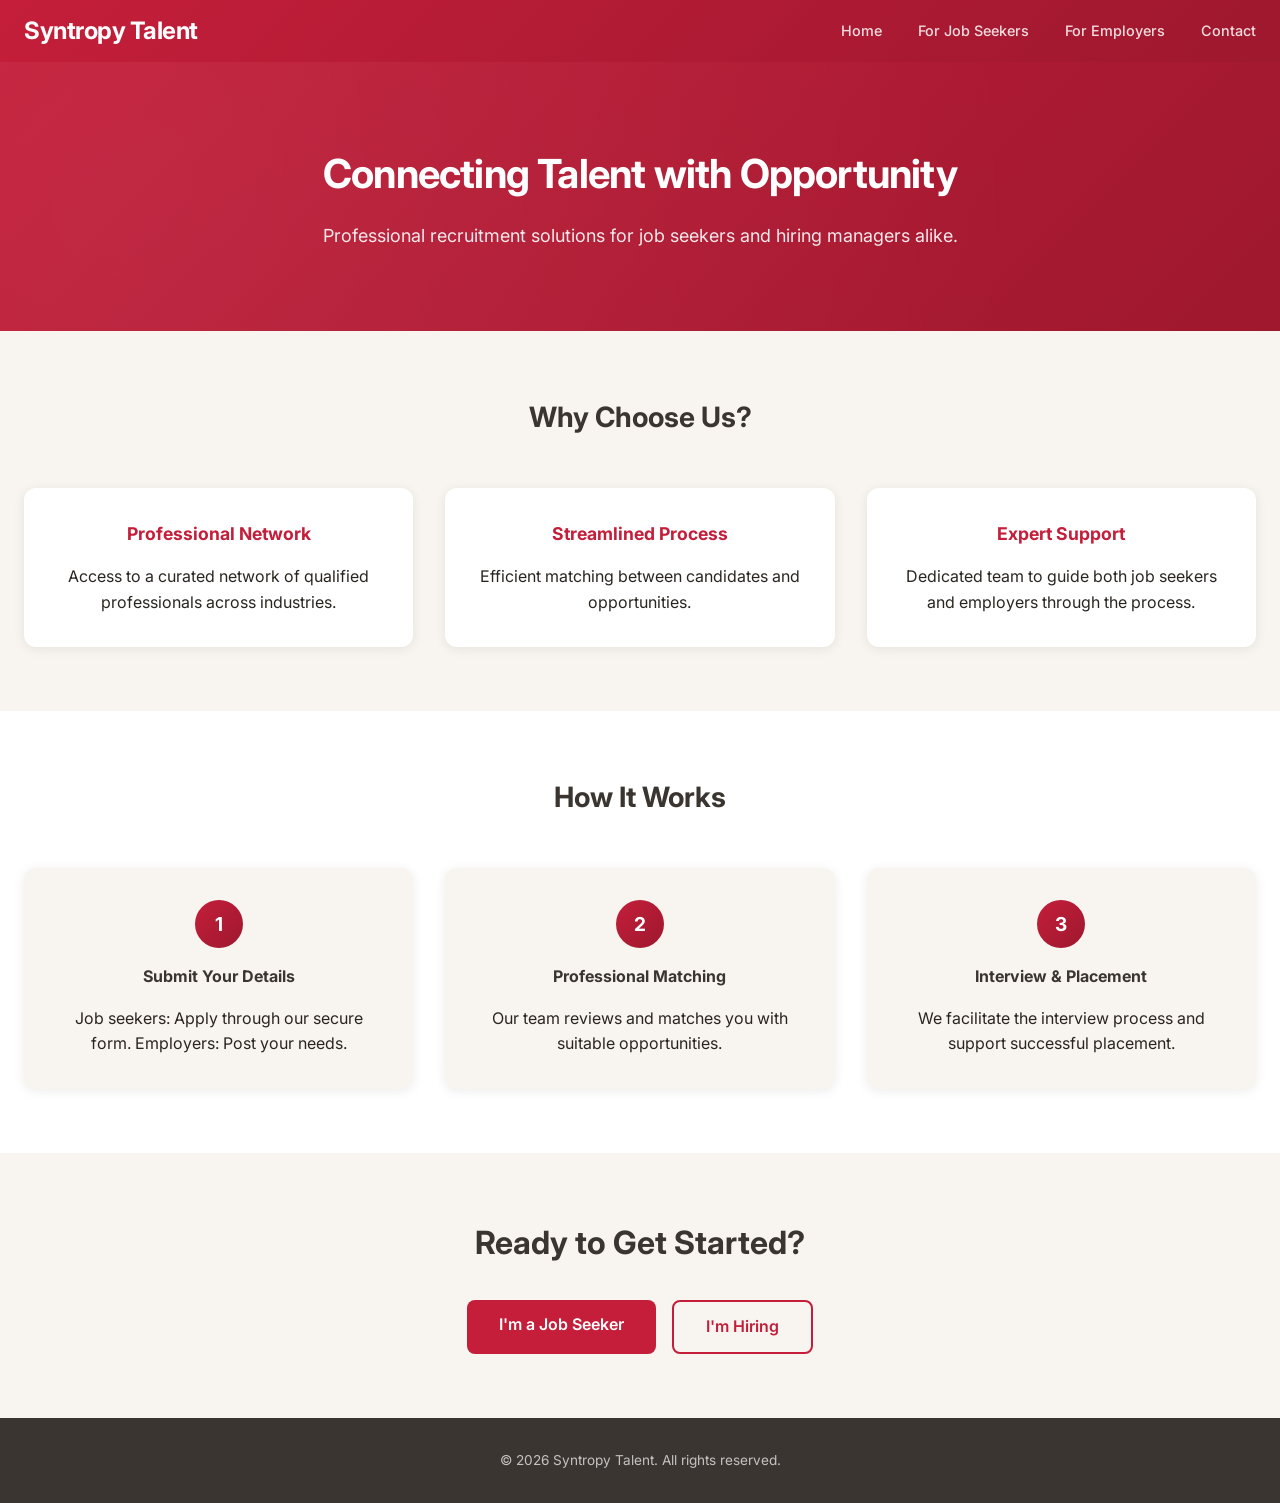
<file: index.html>
<!DOCTYPE html>
<html lang="en">
<head>
  <meta charset="UTF-8">
  <meta name="viewport" content="width=device-width, initial-scale=1.0">
  <title>Syntropy Talent - Recruitment & Staffing</title>
  <meta name="description" content="Professional recruitment and temp agency connecting job seekers with employers">
  <link rel="preconnect" href="https://fonts.googleapis.com">
  <link rel="preconnect" href="https://fonts.gstatic.com" crossorigin>
  <link href="https://fonts.googleapis.com/css2?family=Inter:wght@300;400;500;600;700&display=swap" rel="stylesheet">
  <link rel="stylesheet" href="css/style.css">
  <link rel="icon" type="image/png" href="favicon.png">
</head>
<body>
  <header class="site-header">
    <div class="container">
      <h1 class="logo">Syntropy Talent</h1>
      <nav class="nav">
        <a href="index.html">Home</a>
        <a href="job-seeker.html">For Job Seekers</a>
        <a href="employer.html">For Employers</a>
        <a href="contact.html">Contact</a>
      </nav>
    </div>
  </header>

  <!-- ===== Hero Section ===== -->
  <section class="hero">
    <div class="container">
      <h2>Connecting Talent with Opportunity</h2>
      <p>Professional recruitment solutions for job seekers and hiring managers alike.</p>
    </div>
  </section>

  <!-- ===== Value Proposition ===== -->
  <section class="section values">
    <div class="container">
      <h3>Why Choose Us?</h3>
      <div class="values-grid">
        <div class="value-item">
          <h4>Professional Network</h4>
          <p>Access to a curated network of qualified professionals across industries.</p>
        </div>
        <div class="value-item">
          <h4>Streamlined Process</h4>
          <p>Efficient matching between candidates and opportunities.</p>
        </div>
        <div class="value-item">
          <h4>Expert Support</h4>
          <p>Dedicated team to guide both job seekers and employers through the process.</p>
        </div>
      </div>
    </div>
  </section>

  <!-- ===== How It Works ===== -->
  <section class="section how-it-works">
    <div class="container">
      <h3>How It Works</h3>
      <div class="steps">
        <div class="step">
          <div class="step-number">1</div>
          <h4>Submit Your Details</h4>
          <p>Job seekers: Apply through our secure form. Employers: Post your needs.</p>
        </div>
        <div class="step">
          <div class="step-number">2</div>
          <h4>Professional Matching</h4>
          <p>Our team reviews and matches you with suitable opportunities.</p>
        </div>
        <div class="step">
          <div class="step-number">3</div>
          <h4>Interview & Placement</h4>
          <p>We facilitate the interview process and support successful placement.</p>
        </div>
      </div>
    </div>
  </section>

  <!-- ===== Call to Action ===== -->
  <section class="section cta">
    <div class="container">
      <h2>Ready to Get Started?</h2>
      <div class="cta-buttons">
        <a href="job-seeker.html" class="btn btn-primary">I'm a Job Seeker</a>
        <a href="employer.html" class="btn btn-secondary">I'm Hiring</a>
      </div>
    </div>
  </section>

  <!-- ===== Footer ===== -->
  <footer class="site-footer">
    <div class="container">
      <p>&copy; 2026 Syntropy Talent. All rights reserved.</p>
    </div>
  </footer>

  <script src="js/script.js"></script>
</body>
</html>
</file>
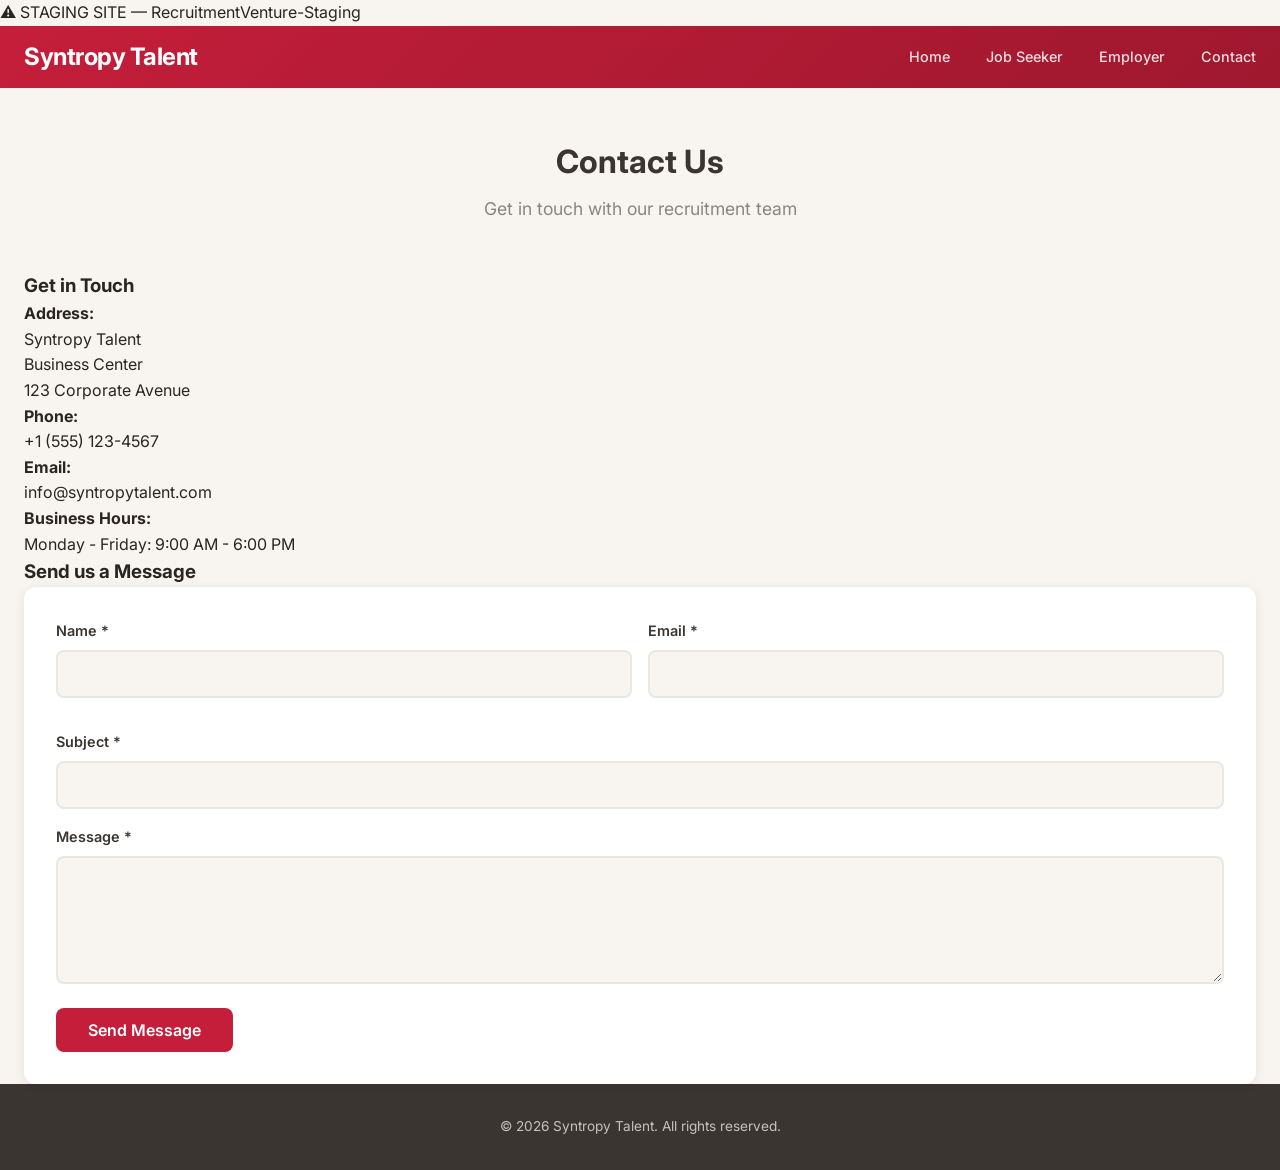
<file: contact.html>
<!DOCTYPE html>
<html lang="en">
<head>
  <meta charset="UTF-8">
  <meta name="viewport" content="width=device-width, initial-scale=1.0">
  <title>Contact - Syntropy Talent</title>
  <meta name="description" content="Contact us for recruitment services">
  <link rel="preconnect" href="https://fonts.googleapis.com">
  <link rel="preconnect" href="https://fonts.gstatic.com" crossorigin>
  <link href="https://fonts.googleapis.com/css2?family=Inter:wght@300;400;500;600;700&display=swap" rel="stylesheet">
  <link rel="stylesheet" href="css/style.css">
  <link rel="icon" type="image/png" href="favicon.png">
</head>
<body>

  <!-- ===== Staging Banner ===== -->
  <div class="staging-banner">
    ⚠️ STAGING SITE — RecruitmentVenture-Staging
  </div>

  <!-- ===== Header ===== -->
  <header class="site-header">
    <div class="container">
      <h1 class="logo">Syntropy Talent</h1>
      <nav class="nav">
        <a href="index.html">Home</a>
        <a href="job-seeker.html">Job Seeker</a>
        <a href="employer.html">Employer</a>
        <a href="contact.html">Contact</a>
      </nav>
    </div>
  </header>

  <!-- ===== Main Content ===== -->
  <main class="container">
    <div class="page-header">
      <h2>Contact Us</h2>
      <p>Get in touch with our recruitment team</p>
    </div>

    <div class="content-grid">
      <div class="contact-info">
        <h3>Get in Touch</h3>
        <div class="info-item">
          <strong>Address:</strong>
          <p>Syntropy Talent<br>Business Center<br>123 Corporate Avenue</p>
        </div>
        <div class="info-item">
          <strong>Phone:</strong>
          <p>+1 (555) 123-4567</p>
        </div>
        <div class="info-item">
          <strong>Email:</strong>
          <p>info@syntropytalent.com</p>
        </div>
        <div class="info-item">
          <strong>Business Hours:</strong>
          <p>Monday - Friday: 9:00 AM - 6:00 PM</p>
        </div>
      </div>

      <div class="contact-form-section">
        <h3>Send us a Message</h3>
        <form id="contactForm" class="contact-form">
          <div class="form-row">
            <div class="form-group">
              <label for="c-name">Name *</label>
              <input type="text" id="c-name" name="name" required>
            </div>
            <div class="form-group">
              <label for="c-email">Email *</label>
              <input type="email" id="c-email" name="email" required>
            </div>
          </div>
          <div class="form-group">
            <label for="c-subject">Subject *</label>
            <input type="text" id="c-subject" name="subject" required>
          </div>
          <div class="form-group">
            <label for="c-message">Message *</label>
            <textarea id="c-message" name="message" rows="5" required></textarea>
          </div>
          <button type="submit" class="btn btn-primary">Send Message</button>
        </form>
      </div>
    </div>
  </main>

  <!-- ===== Footer ===== -->
  <footer class="site-footer">
    <div class="container">
      <p>&copy; 2026 Syntropy Talent. All rights reserved.</p>
    </div>
  </footer>

  <script src="js/script.js"></script>
  <script>
    // Form handling for staging
    document.getElementById('contactForm')?.addEventListener('submit', function(e) {
      e.preventDefault();
      alert('Message sent! (In production, this would send data to ERPNext)');
      this.reset();
    });
  </script>
</body>
</html>
</file>
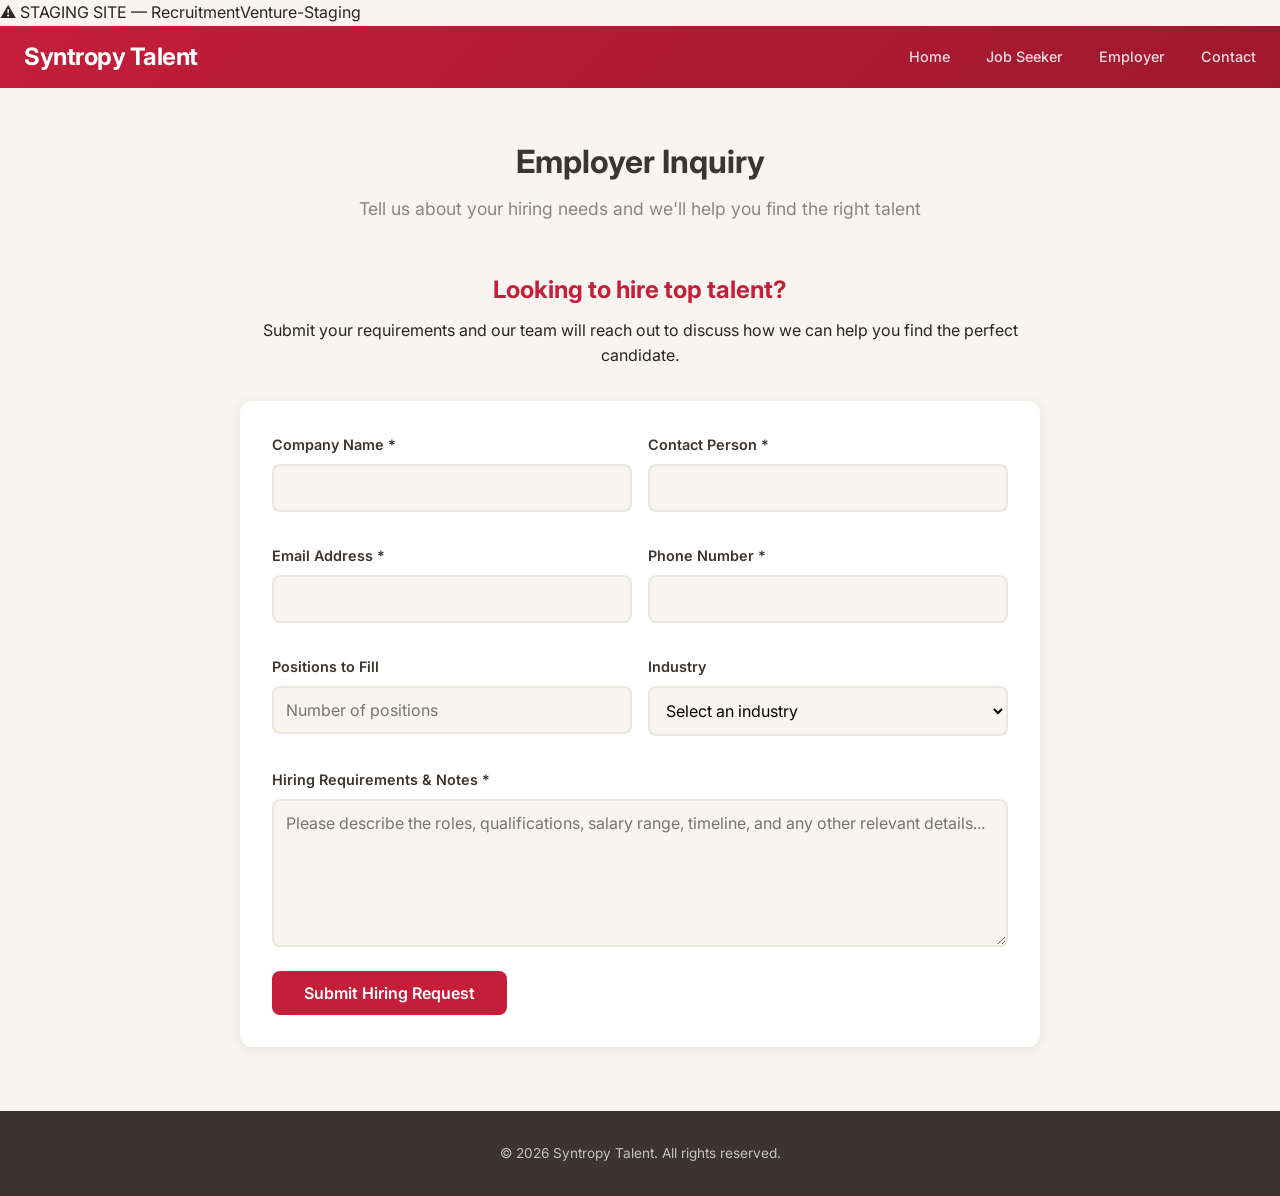
<file: employer.html>
<!DOCTYPE html>
<html lang="en">
<head>
  <meta charset="UTF-8">
  <meta name="viewport" content="width=device-width, initial-scale=1.0">
  <title>Employer Inquiry - Syntropy Talent</title>
  <meta name="description" content="Learn about our recruitment services and submit your hiring needs">
  <link rel="preconnect" href="https://fonts.googleapis.com">
  <link rel="preconnect" href="https://fonts.gstatic.com" crossorigin>
  <link href="https://fonts.googleapis.com/css2?family=Inter:wght@300;400;500;600;700&display=swap" rel="stylesheet">
  <link rel="stylesheet" href="css/style.css">
  <link rel="icon" type="image/png" href="favicon.png">
</head>
<body>

  <!-- ===== Staging Banner ===== -->
  <div class="staging-banner">
    ⚠️ STAGING SITE — RecruitmentVenture-Staging
  </div>

  <!-- ===== Header ===== -->
  <header class="site-header">
    <div class="container">
      <h1 class="logo">Syntropy Talent</h1>
      <nav class="nav">
        <a href="index.html">Home</a>
        <a href="job-seeker.html">Job Seeker</a>
        <a href="employer.html">Employer</a>
        <a href="contact.html">Contact</a>
      </nav>
    </div>
  </header>

  <!-- ===== Main Content ===== -->
  <main class="container">
    <div class="page-header">
      <h2>Employer Inquiry</h2>
      <p>Tell us about your hiring needs and we'll help you find the right talent</p>
    </div>

    <div class="form-container">
      <div class="form-intro">
        <h3>Looking to hire top talent?</h3>
        <p>Submit your requirements and our team will reach out to discuss how we can help you find the perfect candidate.</p>
      </div>

      <!-- ERPNext Web Form or Standalone Form -->
      <form id="employerForm" class="contact-form">
        <div class="form-row">
          <div class="form-group">
            <label for="emp-company">Company Name *</label>
            <input type="text" id="emp-company" name="company_name" required>
          </div>
          <div class="form-group">
            <label for="emp-contact">Contact Person *</label>
            <input type="text" id="emp-contact" name="contact_name" required>
          </div>
        </div>
        <div class="form-row">
          <div class="form-group">
            <label for="emp-email">Email Address *</label>
            <input type="email" id="emp-email" name="email" required>
          </div>
          <div class="form-group">
            <label for="emp-phone">Phone Number *</label>
            <input type="tel" id="emp-phone" name="phone" required>
          </div>
        </div>
        <div class="form-row">
          <div class="form-group">
            <label for="emp-positions">Positions to Fill</label>
            <input type="number" id="emp-positions" name="positions" min="1" placeholder="Number of positions">
          </div>
          <div class="form-group">
            <label for="emp-industry">Industry</label>
            <select id="emp-industry" name="industry">
              <option value="">Select an industry</option>
              <option value="technology">Technology</option>
              <option value="finance">Finance</option>
              <option value="healthcare">Healthcare</option>
              <option value="manufacturing">Manufacturing</option>
              <option value="retail">Retail</option>
              <option value="other">Other</option>
            </select>
          </div>
        </div>
        <div class="form-group">
          <label for="emp-notes">Hiring Requirements & Notes *</label>
          <textarea id="emp-notes" name="notes" rows="6" required placeholder="Please describe the roles, qualifications, salary range, timeline, and any other relevant details..."></textarea>
        </div>
        <button type="submit" class="btn btn-primary">Submit Hiring Request</button>
      </form>
    </div>
  </main>

  <!-- ===== Footer ===== -->
  <footer class="site-footer">
    <div class="container">
      <p>&copy; 2026 Syntropy Talent. All rights reserved.</p>
    </div>
  </footer>

  <script src="js/script.js"></script>
  <script src="js/form-handler.js"></script>
</body>
</html>
</file>
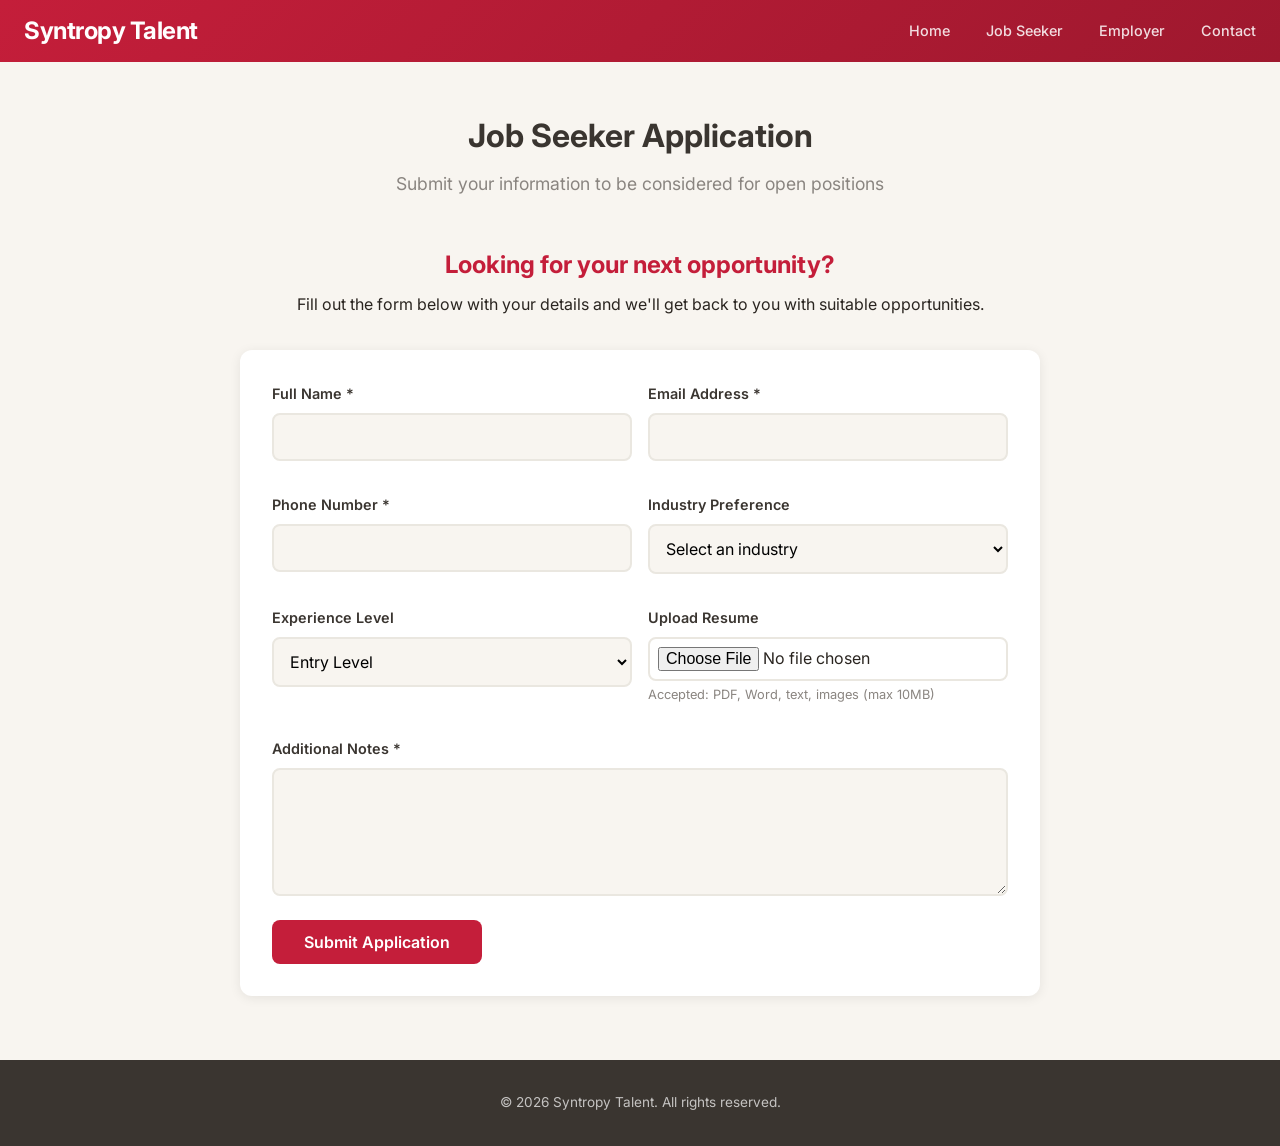
<file: job-seeker.html>
<!DOCTYPE html>
<html lang="en">
<head>
  <meta charset="UTF-8">
  <meta name="viewport" content="width=device-width, initial-scale=1.0">
  <title>Job Seeker Application - Syntropy Talent</title>
  <meta name="description" content="Submit your profile to be considered for job opportunities">
  <link rel="preconnect" href="https://fonts.googleapis.com">
  <link rel="preconnect" href="https://fonts.gstatic.com" crossorigin>
  <link href="https://fonts.googleapis.com/css2?family=Inter:wght@300;400;500;600;700&display=swap" rel="stylesheet">
  <link rel="stylesheet" href="css/style.css">
  <link rel="icon" type="image/png" href="favicon.png">
</head>
<body>

  <!-- ===== Staging Banner ===== -->

  <!-- ===== Header ===== -->
  <header class="site-header">
    <div class="container">
      <h1 class="logo">Syntropy Talent</h1>
      <nav class="nav">
        <a href="index.html">Home</a>
        <a href="job-seeker.html">Job Seeker</a>
        <a href="employer.html">Employer</a>
        <a href="contact.html">Contact</a>
      </nav>
    </div>
  </header>

  <!-- ===== Main Content ===== -->
  <main class="container">
    <div class="page-header">
      <h2>Job Seeker Application</h2>
      <p>Submit your information to be considered for open positions</p>
    </div>

    <div class="form-container">
      <div class="form-intro">
        <h3>Looking for your next opportunity?</h3>
        <p>Fill out the form below with your details and we'll get back to you with suitable opportunities.</p>
      </div>

      <!-- ERPNext Web Form Embed or Standalone Form -->
      <form id="jobSeekerForm" class="contact-form">
        <div class="form-row">
          <div class="form-group">
            <label for="js-name">Full Name *</label>
            <input type="text" id="js-name" name="name" required>
          </div>
          <div class="form-group">
            <label for="js-email">Email Address *</label>
            <input type="email" id="js-email" name="email" required>
          </div>
        </div>
        <div class="form-row">
          <div class="form-group">
            <label for="js-phone">Phone Number *</label>
            <input type="tel" id="js-phone" name="phone" required>
          </div>
          <div class="form-group">
            <label for="js-industry">Industry Preference</label>
            <select id="js-industry" name="industry">
              <option value="">Select an industry</option>
              <option value="technology">Technology</option>
              <option value="finance">Finance</option>
              <option value="healthcare">Healthcare</option>
              <option value="manufacturing">Manufacturing</option>
              <option value="retail">Retail</option>
              <option value="other">Other</option>
            </select>
          </div>
        </div>
        <div class="form-row">
          <div class="form-group">
            <label for="js-experience">Experience Level</label>
            <select id="js-experience" name="experience">
              <option value="entry">Entry Level</option>
              <option value="mid">Mid Level</option>
              <option value="senior">Senior Level</option>
              <option value="executive">Executive</option>
            </select>
          </div>
          <div class="form-group">
            <label for="js-resume">Upload Resume</label>
            <input type="file" id="js-resume" name="resume" accept=".pdf,.doc,.docx,.txt,.jpg,.png" class="file-input">
            <span class="file-hint">Accepted: PDF, Word, text, images (max 10MB)</span>
          </div>
        </div>
        <div class="form-group">
          <label for="js-notes">Additional Notes *</label>
          <textarea id="js-notes" name="notes" rows="5" required></textarea>
        </div>
        <button type="submit" class="btn btn-primary">Submit Application</button>
      </form>
    </div>
  </main>

  <!-- ===== Footer ===== -->
  <footer class="site-footer">
    <div class="container">
      <p>&copy; 2026 Syntropy Talent. All rights reserved.</p>
    </div>
  </footer>

  <script src="js/script.js"></script>
  <script src="js/form-handler.js"></script>
</body>
</html>
</file>
<file: css/style.css>
/* ===== Reset & Base Styles ===== */
* {
  margin: 0;
  padding: 0;
  box-sizing: border-box;
}

:root {
  --miami-red: #C41E3A;
  --miami-red-dark: #9E182E;
  --miami-red-light: #E84C65;
  --white: #FFFFFF;
  --cream: #F8F5F0;
  --light-gray: #EAE7E0;
  --medium-gray: #8A8580;
  --dark-gray: #3A3530;
  --text: #2A2520;
  --shadow: 0 2px 12px rgba(0, 0, 0, 0.08);
  --shadow-hover: 0 6px 24px rgba(196, 30, 58, 0.12);
  --radius: 12px;
  --max-width: 1280px;
}

*, *::before, *::after {
  box-sizing: border-box;
  margin: 0;
  padding: 0;
}

body {
  font-family: 'Inter', -apple-system, BlinkMacSystemFont, sans-serif;
  color: var(--text);
  background-color: var(--cream);
  line-height: 1.6;
  min-height: 100vh;
}

.container {
  max-width: var(--max-width);
  margin: 0 auto;
  padding: 0 1.5rem;
}

/* ===== Header ===== */
.site-header {
  background: linear-gradient(135deg, var(--miami-red) 0%, var(--miami-red-dark) 100%);
  color: var(--white);
  position: sticky;
  top: 0;
  z-index: 100;
}

.site-header .container {
  display: flex;
  justify-content: space-between;
  align-items: center;
  padding: 0.75rem 1.5rem;
}

.logo {
  font-size: 1.5rem;
  font-weight: 700;
  color: var(--white);
  letter-spacing: -0.02em;
}

.nav a {
  margin-left: 2rem;
  color: rgba(255,255,255,0.85);
  text-decoration: none;
  font-weight: 500;
  font-size: 0.9rem;
  transition: color 0.2s;
  padding: 0.25rem 0;
  border-bottom: 2px solid transparent;
}

.nav a:hover {
  color: var(--white);
  border-bottom-color: rgba(255,255,255,0.5);
}



/* ===== Hero Section ===== */
.hero {
  background: linear-gradient(135deg, var(--miami-red) 0%, var(--miami-red-dark) 100%);
  color: var(--white);
  padding: 5rem 0;
  text-align: center;
  position: relative;
  overflow: hidden;
}

.hero::before {
  content: '';
  position: absolute;
  top: -50%;
  left: -50%;
  width: 200%;
  height: 200%;
  background: radial-gradient(circle at 30% 50%, rgba(255,255,255,0.05) 0%, transparent 50%);
  pointer-events: none;
}

.hero h2 {
  font-size: 2.5rem;
  font-weight: 700;
  letter-spacing: -0.02em;
  margin-bottom: 1rem;
  position: relative;
}

.hero p {
  font-size: 1.125rem;
  opacity: 0.9;
  max-width: 720px;
  margin: 0 auto;
  position: relative;
}

/* ===== Section ===== */
.section {
  padding: 4rem 0;
}

.section h3 {
  text-align: center;
  font-size: 1.75rem;
  font-weight: 700;
  margin-bottom: 3rem;
  color: var(--dark-gray);
}

/* ===== Values Grid ===== */
.values-grid {
  display: grid;
  grid-template-columns: repeat(auto-fit, minmax(300px, 1fr));
  gap: 2rem;
  margin-top: 2rem;
}

.value-item {
  text-align: center;
  padding: 2rem;
  border-radius: var(--radius);
  background: var(--white);
  box-shadow: var(--shadow);
  transition: transform 0.2s, box-shadow 0.2s;
}

.value-item:hover {
  transform: translateY(-3px);
  box-shadow: var(--shadow-hover);
}

.value-item h4 {
  color: var(--miami-red);
  margin-bottom: 1rem;
  font-size: 1.1rem;
}

/* ===== How It Works ===== */
.how-it-works {
  background: var(--white);
}

.how-it-works .steps {
  display: grid;
  grid-template-columns: repeat(auto-fit, minmax(250px, 1fr));
  gap: 2rem;
  margin-top: 2rem;
}

.step {
  text-align: center;
  padding: 2rem;
  border-radius: var(--radius);
  background: var(--cream);
  box-shadow: var(--shadow);
}

.step-number {
  width: 48px;
  height: 48px;
  background: linear-gradient(135deg, var(--miami-red) 0%, var(--miami-red-dark) 100%);
  color: white;
  border-radius: 50%;
  display: flex;
  align-items: center;
  justify-content: center;
  font-weight: 700;
  font-size: 1.2rem;
  margin: 0 auto 1rem;
}

.step h4 {
  margin-bottom: 1rem;
  color: var(--dark-gray);
}

/* ===== CTA Section ===== */
.cta {
  background: var(--cream);
  text-align: center;
  padding: 4rem 0;
}

.cta h2 {
  margin-bottom: 2rem;
  font-size: 2rem;
  color: var(--dark-gray);
}

.cta-buttons {
  display: flex;
  justify-content: center;
  gap: 1rem;
  flex-wrap: wrap;
}

/* ===== Buttons ===== */
.btn {
  display: inline-block;
  padding: 0.75rem 2rem;
  text-decoration: none;
  border-radius: 8px;
  font-weight: 600;
  transition: all 0.2s;
  border: none;
  cursor: pointer;
  font-size: 1rem;
  font-family: inherit;
}

.btn-primary {
  background: var(--miami-red);
  color: white;
}

.btn-primary:hover {
  background: var(--miami-red-dark);
  transform: translateY(-2px);
  box-shadow: var(--shadow-hover);
}

.btn-secondary {
  background: transparent;
  color: var(--miami-red);
  border: 2px solid var(--miami-red);
}

.btn-secondary:hover {
  background: var(--miami-red);
  color: white;
  transform: translateY(-2px);
}

/* ===== Page Header ===== */
.page-header {
  text-align: center;
  padding: 3rem 0;
}

.page-header h2 {
  font-size: 2rem;
  color: var(--dark-gray);
  margin-bottom: 0.5rem;
}

.page-header p {
  color: var(--medium-gray);
  font-size: 1.1rem;
}

/* ===== Forms ===== */
.form-container {
  max-width: 800px;
  margin: 0 auto;
  padding-bottom: 4rem;
}

.file-input {
  padding: 0.5rem !important;
  background: var(--white) !important;
}

.file-hint {
  display: block;
  font-size: 0.8rem;
  color: var(--medium-gray);
  margin-top: 0.25rem;
}

.form-intro {
  text-align: center;
  margin-bottom: 2rem;
}

.form-intro h3 {
  font-size: 1.5rem;
  margin-bottom: 0.5rem;
  color: var(--miami-red);
}

.contact-form {
  background: var(--white);
  padding: 2rem;
  border-radius: var(--radius);
  box-shadow: var(--shadow);
}

.form-row {
  display: grid;
  grid-template-columns: 1fr 1fr;
  gap: 1rem;
  margin-bottom: 1rem;
}

.form-group {
  margin-bottom: 1rem;
}

.form-group label {
  display: block;
  margin-bottom: 0.5rem;
  font-weight: 600;
  color: var(--dark-gray);
  font-size: 0.9rem;
}

.form-group input,
.form-group select,
.form-group textarea {
  width: 100%;
  padding: 0.75rem;
  border: 2px solid var(--light-gray);
  border-radius: 8px;
  font-family: inherit;
  font-size: 1rem;
  background: var(--cream);
  transition: border-color 0.2s, background-color 0.2s;
}

.form-group input:focus,
.form-group select:focus,
.form-group textarea:focus {
  outline: none;
  border-color: var(--miami-red);
  background-color: var(--white);
}

/* ===== Footer ===== */
.site-footer {
  background: var(--dark-gray);
  color: rgba(255,255,255,0.7);
  text-align: center;
  padding: 2rem 0;
  font-size: 0.85rem;
}

/* ===== Responsive ===== */
@media (max-width: 768px) {
  .hero h2 {
    font-size: 2rem;
  }

  .hero {
    padding: 3rem 0;
  }

  .nav {
    display: none;
  }

  .site-header .container {
    flex-direction: column;
    gap: 0.5rem;
    padding: 0.75rem 1rem;
  }

  .form-row {
    grid-template-columns: 1fr;
  }

  .cta-buttons {
    flex-direction: column;
    align-items: center;
  }

  .btn {
    width: 100%;
    max-width: 300px;
  }

  .values-grid,
  .how-it-works .steps {
    grid-template-columns: 1fr;
  }

  .section {
    padding: 3rem 0;
  }
}

@media (max-width: 480px) {
  .container {
    padding: 0 1rem;
  }

  .section {
    padding: 2rem 0;
  }

  .hero h2 {
    font-size: 1.6rem;
  }
}
</file>
